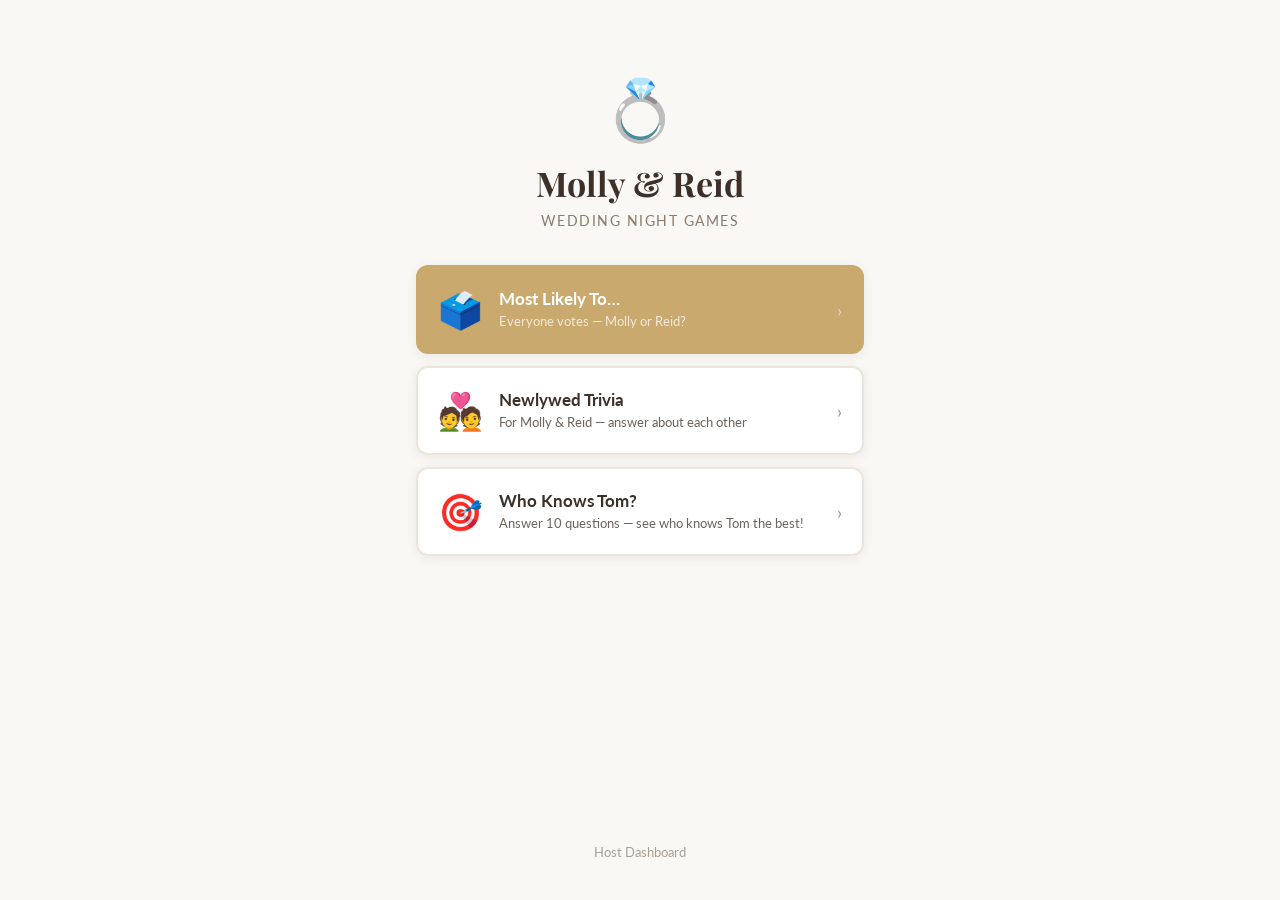
<file: index.html>
<!DOCTYPE html>
<html lang="en">
<head>
  <meta charset="UTF-8">
  <meta name="viewport" content="width=device-width, initial-scale=1.0">
  <title>Molly & Reid's Wedding Games</title>
  <link rel="preconnect" href="https://fonts.googleapis.com">
  <link href="https://fonts.googleapis.com/css2?family=Playfair+Display:wght@400;700&family=Lato:wght@400;700&display=swap" rel="stylesheet">
  <link rel="stylesheet" href="style.css">
  <style>
    .hero {
      text-align: center;
      padding: 52px 0 36px;
    }
    .hero .icon { font-size: 60px; display: block; margin-bottom: 14px; }
    .hero h1 {
      font-family: 'Playfair Display', Georgia, serif;
      font-size: 34px;
      margin-bottom: 6px;
    }
    .hero .tagline {
      font-size: 14px;
      color: var(--text-light);
      text-transform: uppercase;
      letter-spacing: 1.5px;
    }
    .game-card {
      display: flex;
      align-items: center;
      gap: 16px;
      padding: 20px;
      background: white;
      border: 2px solid var(--border);
      border-radius: var(--radius);
      text-decoration: none;
      color: var(--text);
      margin-bottom: 12px;
      box-shadow: var(--shadow);
      transition: transform 0.1s, box-shadow 0.1s;
    }
    .game-card:active { transform: scale(0.98); }
    .game-card.primary {
      background: var(--gold);
      border-color: var(--gold);
      color: white;
    }
    .game-card .card-icon { font-size: 36px; flex-shrink: 0; }
    .game-card .card-text { text-align: left; }
    .game-card .card-title {
      font-size: 17px;
      font-weight: 700;
      margin-bottom: 3px;
    }
    .game-card .card-desc {
      font-size: 13px;
      opacity: 0.75;
      line-height: 1.4;
    }
    .chevron {
      margin-left: auto;
      font-size: 18px;
      opacity: 0.5;
      flex-shrink: 0;
    }
  </style>
</head>
<body>
  <div class="container">
    <div class="hero">
      <span class="icon">💍</span>
      <h1>Molly & Reid</h1>
      <p class="tagline">Wedding Night Games</p>
    </div>

    <a href="selection.html" class="game-card primary">
      <span class="card-icon">🗳️</span>
      <div class="card-text">
        <div class="card-title">Most Likely To…</div>
        <div class="card-desc">Everyone votes — Molly or Reid?</div>
      </div>
      <span class="chevron">›</span>
    </a>

    <a href="trivia.html" class="game-card">
      <span class="card-icon">💑</span>
      <div class="card-text">
        <div class="card-title">Newlywed Trivia</div>
        <div class="card-desc">For Molly & Reid — answer about each other</div>
      </div>
      <span class="chevron">›</span>
    </a>

    <a href="tom.html" class="game-card">
      <span class="card-icon">🎯</span>
      <div class="card-text">
        <div class="card-title">Who Knows Tom?</div>
        <div class="card-desc">Answer 10 questions — see who knows Tom the best!</div>
      </div>
      <span class="chevron">›</span>
    </a>

    <a href="dashboard.html" class="host-link">Host Dashboard</a>
  </div>
</body>
</html>
</file>
<file: style.css>
* {
  margin: 0;
  padding: 0;
  box-sizing: border-box;
}

:root {
  --gold: #c9a96e;
  --gold-dark: #a8864d;
  --molly: #c97a8d;
  --molly-light: #f5e0e6;
  --reid: #6b8cba;
  --reid-light: #dce6f3;
  --bg: #faf8f5;
  --card: #ffffff;
  --text: #3d3028;
  --text-light: #8a7a6a;
  --border: #ede5db;
  --radius: 12px;
  --shadow: 0 2px 12px rgba(0, 0, 0, 0.07);
}

body {
  font-family: 'Lato', -apple-system, BlinkMacSystemFont, sans-serif;
  background: var(--bg);
  color: var(--text);
  min-height: 100vh;
}

.container {
  max-width: 480px;
  margin: 0 auto;
  padding: 20px 16px 40px;
  min-height: 100vh;
  display: flex;
  flex-direction: column;
}

.page-header {
  text-align: center;
  margin-bottom: 28px;
  padding-top: 12px;
}

.page-header .icon {
  font-size: 48px;
  margin-bottom: 10px;
  display: block;
}

.page-header h1 {
  font-family: 'Playfair Display', Georgia, serif;
  font-size: 26px;
  color: var(--text);
  margin-bottom: 4px;
}

.page-header .subtitle {
  color: var(--text-light);
  font-size: 14px;
  letter-spacing: 0.3px;
}

.card {
  background: var(--card);
  border-radius: var(--radius);
  padding: 18px;
  box-shadow: var(--shadow);
  margin-bottom: 12px;
  border: 1px solid var(--border);
}

.q-text {
  font-weight: 700;
  font-size: 15px;
  display: flex;
  align-items: flex-start;
  gap: 10px;
  margin-bottom: 12px;
  line-height: 1.4;
}

.q-number {
  display: inline-flex;
  align-items: center;
  justify-content: center;
  background: var(--gold);
  color: white;
  border-radius: 50%;
  width: 24px;
  height: 24px;
  font-size: 11px;
  font-weight: 700;
  flex-shrink: 0;
  margin-top: 1px;
}

.vote-row {
  display: flex;
  gap: 8px;
}

.vote-btn {
  flex: 1;
  padding: 13px 8px;
  border-radius: 8px;
  border: 2px solid transparent;
  cursor: pointer;
  font-size: 14px;
  font-weight: 700;
  font-family: inherit;
  transition: all 0.15s;
  background: var(--bg);
  color: var(--text-light);
}

.vote-btn.molly {
  border-color: var(--molly-light);
  color: var(--molly);
}

.vote-btn.molly.selected {
  background: var(--molly);
  border-color: var(--molly);
  color: white;
}

.vote-btn.reid {
  border-color: var(--reid-light);
  color: var(--reid);
}

.vote-btn.reid.selected {
  background: var(--reid);
  border-color: var(--reid);
  color: white;
}

label {
  display: block;
  font-size: 12px;
  font-weight: 700;
  color: var(--text-light);
  text-transform: uppercase;
  letter-spacing: 0.5px;
  margin-bottom: 6px;
}

input[type="text"],
input[type="password"] {
  width: 100%;
  padding: 13px 14px;
  border: 2px solid var(--border);
  border-radius: 8px;
  font-size: 16px;
  font-family: inherit;
  color: var(--text);
  background: white;
  transition: border-color 0.2s;
  -webkit-appearance: none;
}

input:focus {
  outline: none;
  border-color: var(--gold);
}

.form-group {
  margin-bottom: 14px;
}

.submit-btn {
  background: var(--gold);
  color: white;
  border: none;
  border-radius: var(--radius);
  padding: 15px;
  font-size: 16px;
  font-weight: 700;
  font-family: inherit;
  cursor: pointer;
  width: 100%;
  transition: background 0.2s;
}

.submit-btn:hover {
  background: var(--gold-dark);
}

.submit-btn:disabled {
  opacity: 0.5;
  cursor: not-allowed;
}

.person-btn {
  display: block;
  width: 100%;
  padding: 18px;
  border-radius: var(--radius);
  border: 2px solid var(--border);
  background: white;
  cursor: pointer;
  font-size: 17px;
  font-weight: 700;
  font-family: inherit;
  margin-bottom: 10px;
  text-align: center;
  transition: all 0.15s;
  color: var(--text);
}

.person-btn.molly-btn:hover,
.person-btn.molly-btn.selected {
  border-color: var(--molly);
  background: var(--molly-light);
  color: var(--molly);
}

.person-btn.reid-btn:hover,
.person-btn.reid-btn.selected {
  border-color: var(--reid);
  background: var(--reid-light);
  color: var(--reid);
}

.section-title {
  font-family: 'Playfair Display', Georgia, serif;
  font-size: 17px;
  color: var(--text);
  margin: 20px 0 10px;
  display: flex;
  align-items: center;
  gap: 10px;
}

.section-title::after {
  content: '';
  flex: 1;
  height: 1px;
  background: var(--border);
}

.screen {
  display: none;
  flex-direction: column;
  flex: 1;
}

.screen.active {
  display: flex;
}

.sticky-submit {
  position: sticky;
  bottom: 0;
  background: linear-gradient(transparent, var(--bg) 20%);
  padding: 20px 0 8px;
  margin-top: 4px;
}

.answered-count {
  text-align: center;
  font-size: 13px;
  color: var(--text-light);
  margin-bottom: 14px;
}

.success-wrap {
  flex: 1;
  display: flex;
  flex-direction: column;
  align-items: center;
  justify-content: center;
  text-align: center;
  padding: 40px 0;
}

.success-icon {
  font-size: 72px;
  margin-bottom: 20px;
}

.success-title {
  font-family: 'Playfair Display', Georgia, serif;
  font-size: 26px;
  margin-bottom: 10px;
}

.success-text {
  color: var(--text-light);
  font-size: 15px;
  line-height: 1.6;
  max-width: 280px;
}

.error {
  color: #c0392b;
  font-size: 13px;
  margin-top: 8px;
  text-align: center;
  min-height: 18px;
}

.back-link {
  display: inline-flex;
  align-items: center;
  gap: 4px;
  color: var(--text-light);
  font-size: 14px;
  text-decoration: none;
  margin-bottom: 4px;
}

.host-link {
  display: block;
  text-align: center;
  color: var(--text-light);
  font-size: 13px;
  text-decoration: none;
  margin-top: auto;
  padding-top: 28px;
  opacity: 0.7;
}

.tab-bar {
  display: flex;
  gap: 8px;
  margin-bottom: 18px;
}

.tab {
  flex: 1;
  padding: 10px;
  border-radius: 8px;
  border: 2px solid var(--border);
  background: white;
  cursor: pointer;
  font-size: 14px;
  font-weight: 700;
  font-family: inherit;
  text-align: center;
  color: var(--text-light);
  transition: all 0.15s;
}

.tab.active {
  background: var(--gold);
  border-color: var(--gold);
  color: white;
}

.vote-bar-track {
  height: 10px;
  background: var(--reid-light);
  border-radius: 5px;
  overflow: hidden;
  margin: 6px 0;
}

.vote-bar-fill {
  height: 100%;
  background: var(--molly);
  border-radius: 5px;
  transition: width 0.5s;
}

.vote-bar-labels {
  display: flex;
  justify-content: space-between;
  font-size: 13px;
  font-weight: 700;
}

.voters-list {
  font-size: 12px;
  color: var(--text-light);
  margin-top: 6px;
  line-height: 1.5;
}

.trivia-row {
  display: flex;
  gap: 8px;
  margin-top: 8px;
}

.trivia-cell {
  flex: 1;
  padding: 10px;
  border-radius: 8px;
  font-size: 13px;
  line-height: 1.4;
}

.trivia-cell.molly-cell {
  background: var(--molly-light);
}

.trivia-cell.reid-cell {
  background: var(--reid-light);
}

.cell-label {
  font-size: 10px;
  font-weight: 700;
  text-transform: uppercase;
  letter-spacing: 0.4px;
  opacity: 0.65;
  margin-bottom: 3px;
}

.match-badge {
  text-align: center;
  font-size: 13px;
  margin-top: 7px;
}

.card.unanswered {
  border-color: #e8a0a0;
  background: #fff9f9;
}
</file>
